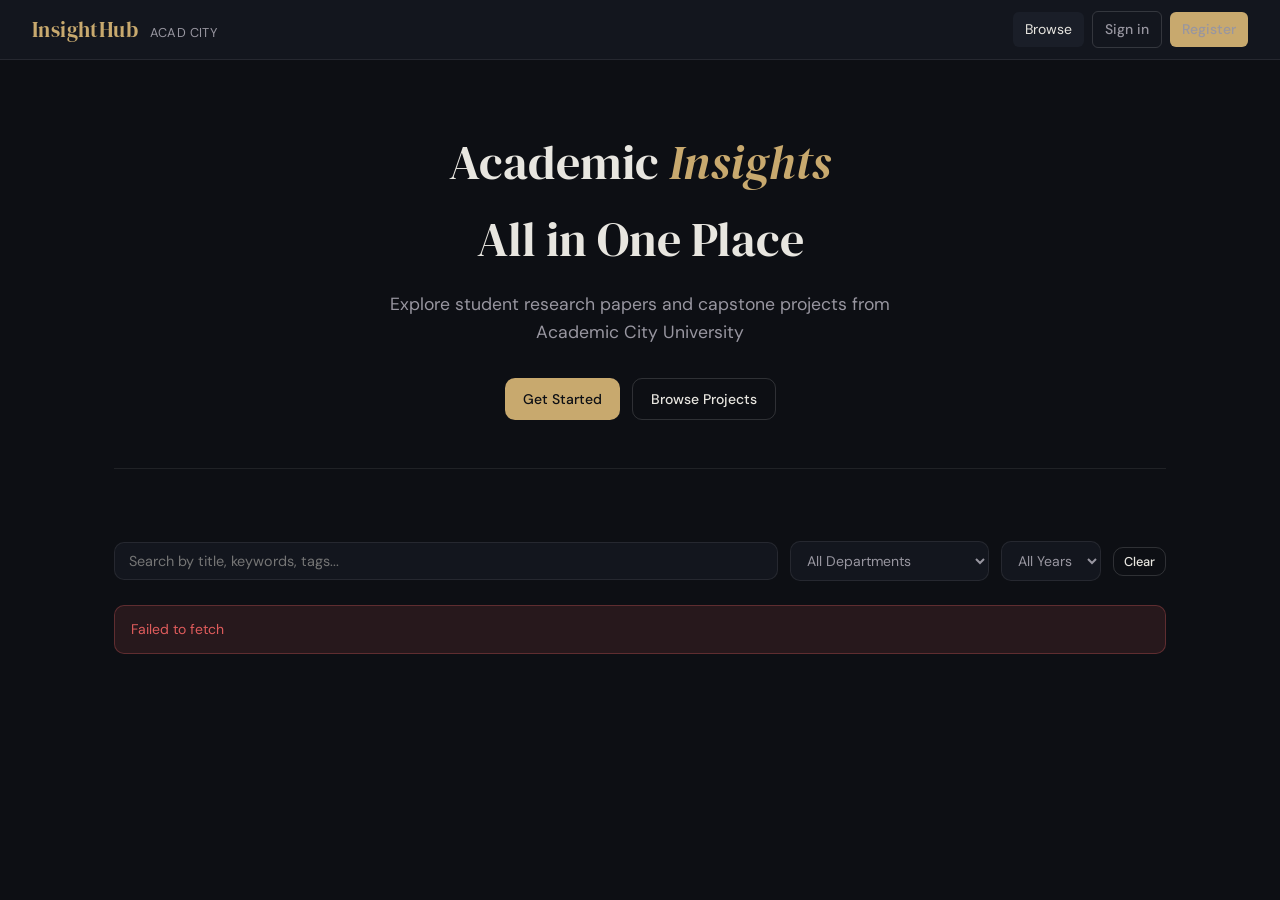
<file: index.html>
<!DOCTYPE html>
<html lang="en">
<head>
  <meta charset="UTF-8">
  <meta name="viewport" content="width=device-width, initial-scale=1.0">
  <title>InsightHub — Academic Research Repository</title>
  <link rel="stylesheet" href="css/style.css">
  <style>
    .hero {
      padding: 4rem 0 3rem;
      text-align: center;
      border-bottom: 1px solid var(--border);
      margin-bottom: 2.5rem;
    }
    .hero h1 { font-size: 3rem; margin-bottom: 0.75rem; }
    .hero h1 em { color: var(--accent); font-style: italic; }
    .hero p { color: var(--text2); font-size: 1.1rem; max-width: 500px; margin: 0 auto 2rem; }
    .hero-actions { display: flex; gap: 0.75rem; justify-content: center; flex-wrap: wrap; }
    #projects-grid { display: grid; grid-template-columns: repeat(auto-fill, minmax(320px, 1fr)); gap: 1.25rem; }
    .filter-row { display: flex; gap: 0.75rem; flex-wrap: wrap; margin-bottom: 1rem; }
    .results-count { font-size: 0.85rem; color: var(--text3); margin-bottom: 1rem; }
  </style>
</head>
<body>
  <nav id="main-nav"></nav>

  <div class="container">
    <div class="hero">
      <h1>Academic <em>Insights</em><br>All in One Place</h1>
      <p>Explore student research papers and capstone projects from Academic City University</p>
      <div class="hero-actions">
        <a href="register.html" class="btn btn-primary" id="hero-cta">Get Started</a>
        <a href="#projects" class="btn btn-outline">Browse Projects</a>
      </div>
    </div>

    <section id="projects">
      <div class="search-bar">
        <input type="text" id="search-input" placeholder="Search by title, keywords, tags..." />
        <select id="dept-filter">
          <option value="">All Departments</option>
          <option>Computer Science</option>
          <option>Information Technology</option>
          <option>Business Administration</option>
          <option>Engineering</option>
          <option>Mathematics</option>
          <option>Other</option>
        </select>
        <select id="year-filter">
          <option value="">All Years</option>
          <option>2025</option><option>2024</option><option>2023</option>
          <option>2022</option><option>2021</option><option>2020</option>
        </select>
        <button class="btn btn-outline btn-sm" onclick="clearFilters()">Clear</button>
      </div>

      <p class="results-count" id="results-count"></p>

      <div id="projects-grid">
        <div class="loading"><div class="spinner"></div></div>
      </div>
    </section>
  </div>

  <div id="toast"></div>
  <script src="js/api.js"></script>
  <script>
    renderNav('home');

    // hide hero CTA if already logged in
    if (isLoggedIn()) {
      document.getElementById('hero-cta').textContent = 'Submit a Project';
      document.getElementById('hero-cta').href = 'submit.html';
    }

    let debounceTimer;
    document.getElementById('search-input').addEventListener('input', () => {
      clearTimeout(debounceTimer);
      debounceTimer = setTimeout(loadProjects, 400);
    });
    document.getElementById('dept-filter').addEventListener('change', loadProjects);
    document.getElementById('year-filter').addEventListener('change', loadProjects);

    function clearFilters() {
      document.getElementById('search-input').value = '';
      document.getElementById('dept-filter').value = '';
      document.getElementById('year-filter').value = '';
      loadProjects();
    }

    async function loadProjects() {
      const search = document.getElementById('search-input').value.trim();
      const department = document.getElementById('dept-filter').value;
      const year = document.getElementById('year-filter').value;

      const params = new URLSearchParams();
      if (search) params.set('search', search);
      if (department) params.set('department', department);
      if (year) params.set('year', year);

      const grid = document.getElementById('projects-grid');
      grid.innerHTML = '<div class="loading"><div class="spinner"></div></div>';

      try {
        const projects = await apiFetch(`/projects?${params}`);
        document.getElementById('results-count').textContent =
          `${projects.length} project${projects.length !== 1 ? 's' : ''} found`;

        if (projects.length === 0) {
          grid.innerHTML = `
            <div class="empty-state" style="grid-column:1/-1">
              <div class="icon">📚</div>
              <p>No projects found. Try adjusting your search.</p>
            </div>`;
          return;
        }

        grid.innerHTML = projects.map(p => `
          <div class="project-card" onclick="window.location.href='project.html?id=${p.id}'">
            <div class="meta">
              <span>${p.department || 'General'}</span>
              <span>${p.year || ''}</span>
              <span>${timeAgo(p.created_at)}</span>
            </div>
            <h3>${p.title}</h3>
            <p class="abstract">${p.abstract || 'No description available.'}</p>
            <div class="tags">
              ${renderTags(p.tags)}
              ${renderTags(p.technologies)}
            </div>
            <div style="margin-top:0.75rem;display:flex;justify-content:space-between;align-items:center">
              <span style="font-size:0.8rem;color:var(--text3)">by ${p.author_name || p.student_name || 'Unknown'}</span>
              <span style="font-size:0.8rem;color:var(--text3)">💬 ${p.comment_count} &nbsp; 🔖 ${p.bookmark_count}</span>
            </div>
          </div>
        `).join('');
      } catch (err) {
        grid.innerHTML = `<div class="alert alert-error" style="grid-column:1/-1">${err.message}</div>`;
      }
    }

    loadProjects();
  </script>
</body>
</html>
</file>
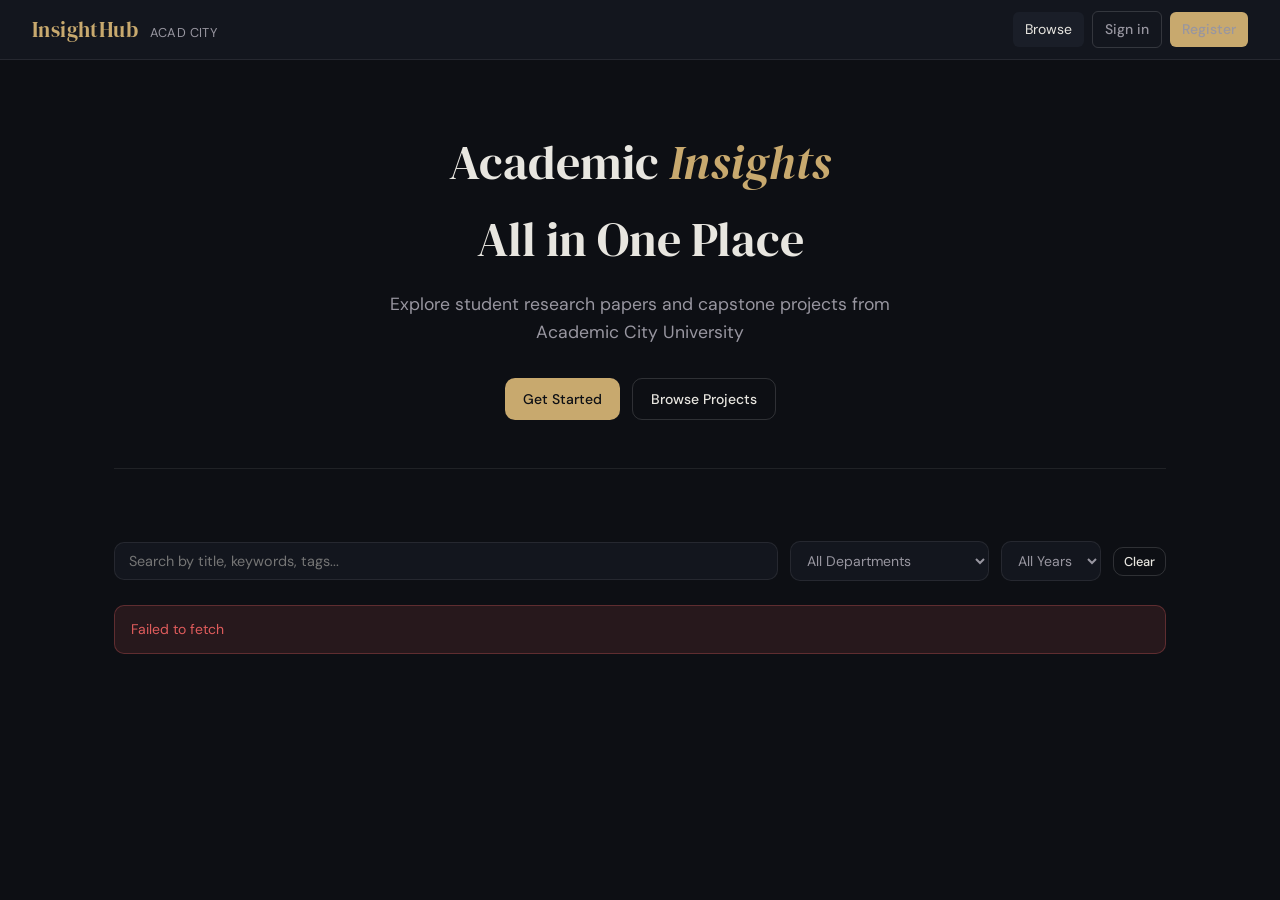
<file: admin.html>
<!DOCTYPE html>
<html lang="en">
<head>
  <meta charset="UTF-8">
  <meta name="viewport" content="width=device-width, initial-scale=1.0">
  <title>Admin Dashboard — InsightHub</title>
  <link rel="stylesheet" href="css/style.css">
  <style>
    .admin-layout { display: grid; grid-template-columns: 220px 1fr; gap: 2rem; padding: 2rem 0; align-items: start; }
    @media(max-width:768px){ .admin-layout { grid-template-columns: 1fr; } }
    .sidebar-nav { background: var(--bg2); border: 1px solid var(--border); border-radius: var(--radius-lg); overflow: hidden; position: sticky; top: 80px; }
    .sidebar-nav a {
      display: block; padding: 12px 16px; font-size: 0.875rem; color: var(--text2);
      border-bottom: 1px solid var(--border); transition: all 0.15s; text-decoration: none;
    }
    .sidebar-nav a:last-child { border-bottom: none; }
    .sidebar-nav a:hover { color: var(--text); background: var(--bg3); }
    .sidebar-nav a.active { color: var(--accent); background: var(--accent-dim); }
    .panel { display: none; }
    .panel.active { display: block; }
    .panel-title { font-size: 1.4rem; margin-bottom: 1.5rem; }
    .stats-grid { display: grid; grid-template-columns: repeat(auto-fill, minmax(140px, 1fr)); gap: 1rem; margin-bottom: 2rem; }
    .action-row { display: flex; gap: 0.5rem; flex-wrap: wrap; }
    .project-row-title { font-weight: 500; font-size: 0.9rem; color: var(--text); }
    .project-row-meta  { font-size: 0.78rem; color: var(--text3); margin-top: 2px; }
    .filter-tabs { display: flex; gap: 0.5rem; margin-bottom: 1.5rem; flex-wrap: wrap; }
    .filter-tab {
      padding: 5px 14px; border-radius: 20px; font-size: 0.8rem; cursor: pointer; border: 1px solid var(--border);
      background: transparent; color: var(--text2); font-family: 'DM Sans', sans-serif; transition: all 0.15s;
    }
    .filter-tab.active { background: var(--accent); color: #0d0f14; border-color: var(--accent); }
  </style>
</head>
<body>
  <nav id="main-nav"></nav>

  <div class="container">
    <div class="admin-layout">
      <div class="sidebar-nav">
        <a href="#" class="active" onclick="showPanel('overview', this)">📊 Overview</a>
        <a href="#" onclick="showPanel('pending', this)">⏳ Pending Review</a>
        <a href="#" onclick="showPanel('all', this)">📁 All Projects</a>
        <a href="#" onclick="showPanel('users', this)">👥 Users</a>
      </div>

      <div class="main-col">
        <!-- OVERVIEW PANEL -->
        <div class="panel active" id="panel-overview">
          <h2 class="panel-title">Platform Overview</h2>
          <div class="stats-grid" id="stats-grid">
            <div class="loading"><div class="spinner"></div></div>
          </div>
        </div>

        <!-- PENDING PANEL -->
        <div class="panel" id="panel-pending">
          <h2 class="panel-title">Pending Review</h2>
          <div id="pending-list"><div class="loading"><div class="spinner"></div></div></div>
        </div>

        <!-- ALL PROJECTS PANEL -->
        <div class="panel" id="panel-all">
          <h2 class="panel-title">All Projects</h2>
          <div class="filter-tabs">
            <button class="filter-tab active" onclick="filterProjects('', this)">All</button>
            <button class="filter-tab" onclick="filterProjects('approved', this)">Approved</button>
            <button class="filter-tab" onclick="filterProjects('pending', this)">Pending</button>
            <button class="filter-tab" onclick="filterProjects('rejected', this)">Rejected</button>
          </div>
          <div id="all-list"><div class="loading"><div class="spinner"></div></div></div>
        </div>

        <!-- USERS PANEL -->
        <div class="panel" id="panel-users">
          <h2 class="panel-title">Registered Users</h2>
          <div id="users-list"><div class="loading"><div class="spinner"></div></div></div>
        </div>
      </div>
    </div>
  </div>

  <!-- Edit Modal -->
  <div id="edit-modal" style="display:none;position:fixed;inset:0;background:rgba(0,0,0,0.7);z-index:200;align-items:center;justify-content:center">
    <div style="background:var(--bg2);border:1px solid var(--border);border-radius:var(--radius-lg);padding:2rem;width:100%;max-width:560px;margin:1rem;max-height:90vh;overflow-y:auto">
      <h3 style="margin-bottom:1.5rem">Edit Project</h3>
      <input type="hidden" id="edit-id"/>
      <div class="form-group"><label>Title</label><input type="text" id="edit-title"/></div>
      <div class="form-group"><label>Abstract</label><textarea id="edit-abstract" rows="4"></textarea></div>
      <div class="form-row">
        <div class="form-group"><label>Department</label><input type="text" id="edit-dept"/></div>
        <div class="form-group"><label>Year</label><input type="number" id="edit-year"/></div>
      </div>
      <div class="form-group"><label>Tags</label><input type="text" id="edit-tags"/></div>
      <div class="form-group"><label>Technologies</label><input type="text" id="edit-tech"/></div>
      <div style="display:flex;gap:0.75rem;margin-top:1rem">
        <button class="btn btn-primary" onclick="saveEdit()">Save changes</button>
        <button class="btn btn-ghost" onclick="closeModal()">Cancel</button>
      </div>
    </div>
  </div>

  <div id="toast"></div>
  <script src="js/api.js"></script>
  <script>
    renderNav('admin');
    if (!requireAdmin()) { /* redirects */ }

    let currentAllFilter = '';

    function showPanel(name, el) {
      document.querySelectorAll('.panel').forEach(p => p.classList.remove('active'));
      document.querySelectorAll('.sidebar-nav a').forEach(a => a.classList.remove('active'));
      document.getElementById('panel-' + name).classList.add('active');
      el.classList.add('active');

      if (name === 'overview')  loadStats();
      if (name === 'pending')   loadProjects('pending', 'pending-list');
      if (name === 'all')       loadProjects(currentAllFilter, 'all-list');
      if (name === 'users')     loadUsers();
    }

    function filterProjects(status, btn) {
      document.querySelectorAll('.filter-tab').forEach(b => b.classList.remove('active'));
      btn.classList.add('active');
      currentAllFilter = status;
      loadProjects(status, 'all-list');
    }

    async function loadStats() {
      try {
        const s = await apiFetch('/admin/stats');
        document.getElementById('stats-grid').innerHTML = `
          ${statCard(s.total_users, 'Users')}
          ${statCard(s.total_projects, 'Total projects')}
          ${statCard(s.pending_projects, 'Pending', 'accent')}
          ${statCard(s.approved_projects, 'Approved', 'green')}
          ${statCard(s.rejected_projects, 'Rejected', 'red')}
          ${statCard(s.total_comments, 'Comments')}
          ${statCard(s.total_bookmarks, 'Bookmarks')}
        `;
      } catch(err) {
        document.getElementById('stats-grid').innerHTML = `<p style="color:var(--red)">${err.message}</p>`;
      }
    }

    function statCard(num, label, color) {
      const colorMap = { accent: 'var(--accent)', green: 'var(--green)', red: 'var(--red)' };
      const c = colorMap[color] || 'var(--accent)';
      return `
        <div class="stat-card">
          <div class="number" style="color:${c}">${num}</div>
          <div class="label">${label}</div>
        </div>`;
    }

    async function loadProjects(status, containerId) {
      const el = document.getElementById(containerId);
      el.innerHTML = '<div class="loading"><div class="spinner"></div></div>';
      try {
        const qs = status ? `?status=${status}` : '';
        const projects = await apiFetch(`/admin/projects${qs}`);

        if (projects.length === 0) {
          el.innerHTML = '<div class="empty-state"><p>No projects found.</p></div>';
          return;
        }

        el.innerHTML = `
          <div class="card" style="padding:0;overflow:hidden">
            ${projects.map(p => `
              <div style="padding:1rem 1.25rem;border-bottom:1px solid var(--border)">
                <div style="display:flex;justify-content:space-between;align-items:start;gap:1rem;flex-wrap:wrap">
                  <div>
                    <div class="project-row-title">${p.title}</div>
                    <div class="project-row-meta">
                      ${p.author_name} · ${p.department || 'No dept'} · ${p.year || ''} · ${timeAgo(p.created_at)}
                    </div>
                    <div style="margin-top:6px">
                      <span class="tag ${statusClass(p.status)}">${p.status}</span>
                    </div>
                  </div>
                  <div class="action-row">
                    ${p.status !== 'approved'  ? `<button class="btn btn-success btn-sm" onclick="setStatus(${p.id},'approved')">Approve</button>` : ''}
                    ${p.status !== 'rejected'  ? `<button class="btn btn-danger btn-sm" onclick="setStatus(${p.id},'rejected')">Reject</button>` : ''}
                    <button class="btn btn-outline btn-sm" onclick="openEdit(${p.id},'${escape(p.title)}','${escape(p.abstract)}','${escape(p.department||'')}','${p.year||''}','${escape(p.tags||'')}','${escape(p.technologies||'')}')">Edit</button>
                    <button class="btn btn-ghost btn-sm" onclick="deleteProject(${p.id})">Delete</button>
                  </div>
                </div>
              </div>
            `).join('')}
          </div>`;
      } catch(err) {
        el.innerHTML = `<div class="alert alert-error">${err.message}</div>`;
      }
    }

    function statusClass(s) {
      return s === 'approved' ? 'tag-green' : s === 'rejected' ? 'tag-red' : 'tag-accent';
    }

    async function setStatus(id, status) {
      try {
        await apiFetch(`/admin/projects/${id}`, { method: 'PATCH', body: JSON.stringify({ status }) });
        showToast(`Project ${status}!`, 'success');
        loadProjects('pending', 'pending-list');
        loadProjects(currentAllFilter, 'all-list');
        loadStats();
      } catch(err) {
        showToast(err.message, 'error');
      }
    }

    async function deleteProject(id) {
      if (!confirm('Are you sure you want to delete this project? This cannot be undone.')) return;
      try {
        await apiFetch(`/admin/projects/${id}`, { method: 'DELETE' });
        showToast('Project deleted.', 'success');
        loadProjects(currentAllFilter, 'all-list');
        loadProjects('pending', 'pending-list');
        loadStats();
      } catch(err) {
        showToast(err.message, 'error');
      }
    }

    function openEdit(id, title, abstract, dept, year, tags, tech) {
      document.getElementById('edit-id').value = id;
      document.getElementById('edit-title').value = unescape(title);
      document.getElementById('edit-abstract').value = unescape(abstract);
      document.getElementById('edit-dept').value = unescape(dept);
      document.getElementById('edit-year').value = year;
      document.getElementById('edit-tags').value = unescape(tags);
      document.getElementById('edit-tech').value = unescape(tech);
      document.getElementById('edit-modal').style.display = 'flex';
    }

    function closeModal() {
      document.getElementById('edit-modal').style.display = 'none';
    }

    async function saveEdit() {
      const id = document.getElementById('edit-id').value;
      const payload = {
        title:        document.getElementById('edit-title').value.trim(),
        abstract:     document.getElementById('edit-abstract').value.trim(),
        department:   document.getElementById('edit-dept').value.trim(),
        year:         document.getElementById('edit-year').value,
        tags:         document.getElementById('edit-tags').value.trim(),
        technologies: document.getElementById('edit-tech').value.trim()
      };
      try {
        await apiFetch(`/admin/projects/${id}`, { method: 'PATCH', body: JSON.stringify(payload) });
        showToast('Project updated!', 'success');
        closeModal();
        loadProjects(currentAllFilter, 'all-list');
        loadProjects('pending', 'pending-list');
      } catch(err) {
        showToast(err.message, 'error');
      }
    }

    async function loadUsers() {
      const el = document.getElementById('users-list');
      try {
        const users = await apiFetch('/admin/users');
        el.innerHTML = `
          <div class="table-wrap">
            <table>
              <thead>
                <tr><th>Name</th><th>Email</th><th>Role</th><th>Joined</th></tr>
              </thead>
              <tbody>
                ${users.map(u => `
                  <tr>
                    <td>${u.name}</td>
                    <td style="color:var(--text2)">${u.email}</td>
                    <td><span class="tag ${u.role === 'admin' ? 'tag-accent' : ''}">${u.role}</span></td>
                    <td style="color:var(--text3)">${timeAgo(u.created_at)}</td>
                  </tr>
                `).join('')}
              </tbody>
            </table>
          </div>`;
      } catch(err) {
        el.innerHTML = `<div class="alert alert-error">${err.message}</div>`;
      }
    }

    // Load overview on start
    loadStats();
  </script>
</body>
</html>
</file>
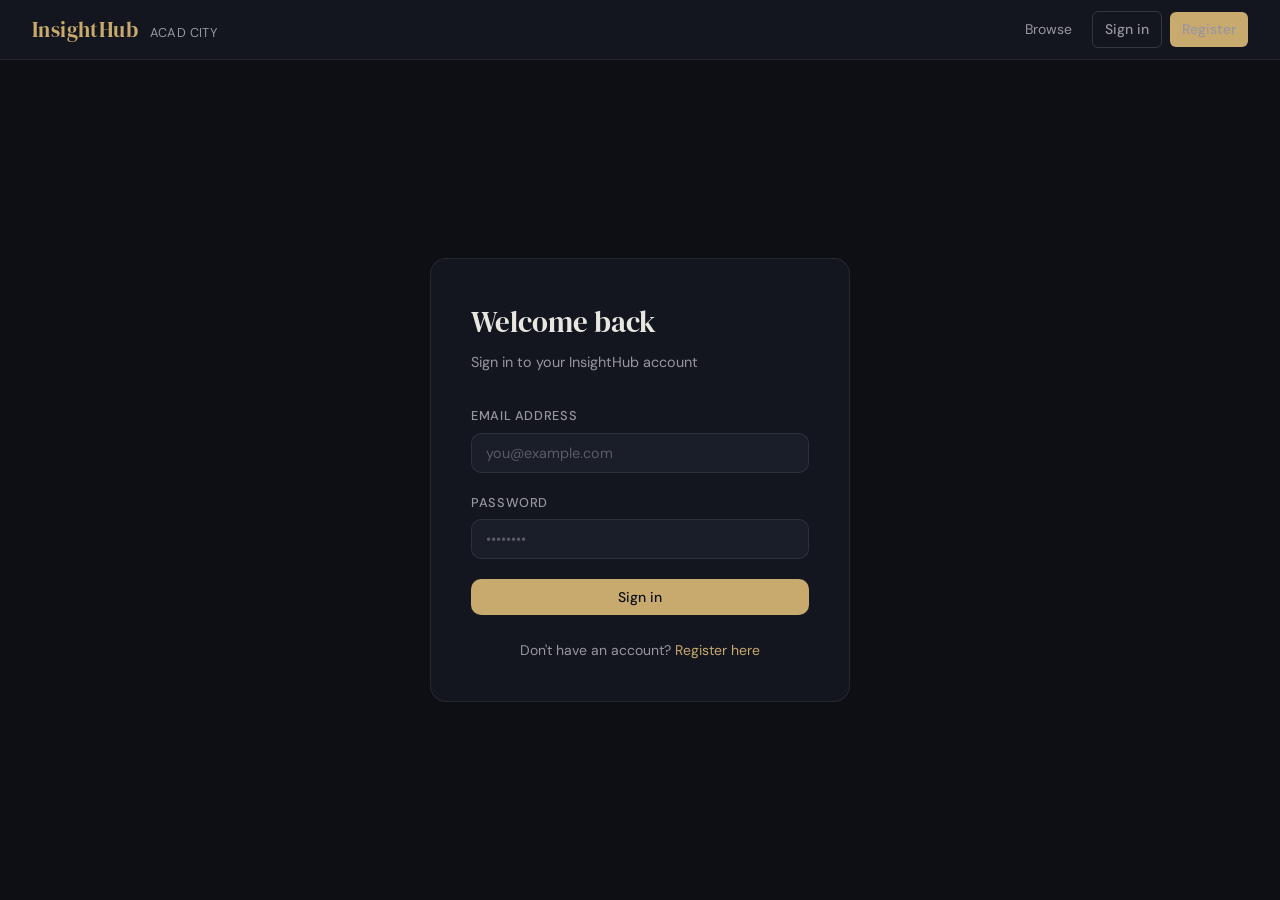
<file: bookmarks.html>
<!DOCTYPE html>
<html lang="en">
<head>
  <meta charset="UTF-8">
  <meta name="viewport" content="width=device-width, initial-scale=1.0">
  <title>Saved Projects — InsightHub</title>
  <link rel="stylesheet" href="css/style.css">
  <style>
    #bookmarks-grid { display: grid; grid-template-columns: repeat(auto-fill, minmax(320px, 1fr)); gap: 1.25rem; }
  </style>
</head>
<body>
  <nav id="main-nav"></nav>

  <div class="container">
    <div class="page-header">
      <h1>Saved Projects</h1>
      <p>Projects you've bookmarked for later</p>
    </div>
    <div id="bookmarks-grid">
      <div class="loading"><div class="spinner"></div></div>
    </div>
  </div>

  <div id="toast"></div>
  <script src="js/api.js"></script>
  <script>
    renderNav('bookmarks');
    if (!requireAuth()) { /* redirects */ }

    async function loadBookmarks() {
      const grid = document.getElementById('bookmarks-grid');
      try {
        const bookmarks = await apiFetch('/bookmarks');

        if (bookmarks.length === 0) {
          grid.innerHTML = `
            <div class="empty-state" style="grid-column:1/-1">
              <div class="icon">🔖</div>
              <p>No saved projects yet. Browse projects and click Save to bookmark them.</p>
              <a href="index.html" class="btn btn-outline" style="margin-top:1rem">Browse projects</a>
            </div>`;
          return;
        }

        grid.innerHTML = bookmarks.map(p => `
          <div class="project-card" onclick="window.location.href='project.html?id=${p.id}'">
            <div class="meta">
              <span>${p.department || 'General'}</span>
              <span>${p.year || ''}</span>
              <span>Saved ${timeAgo(p.bookmarked_at)}</span>
            </div>
            <h3>${p.title}</h3>
            <p class="abstract">${p.abstract || ''}</p>
            <div class="tags" style="margin-top:0.75rem">${renderTags(p.tags)}</div>
            <p style="font-size:0.8rem;color:var(--text3);margin-top:0.5rem">by ${p.author_name || 'Unknown'}</p>
          </div>
        `).join('');
      } catch (err) {
        grid.innerHTML = `<div class="alert alert-error">${err.message}</div>`;
      }
    }

    loadBookmarks();
  </script>
</body>
</html>
</file>
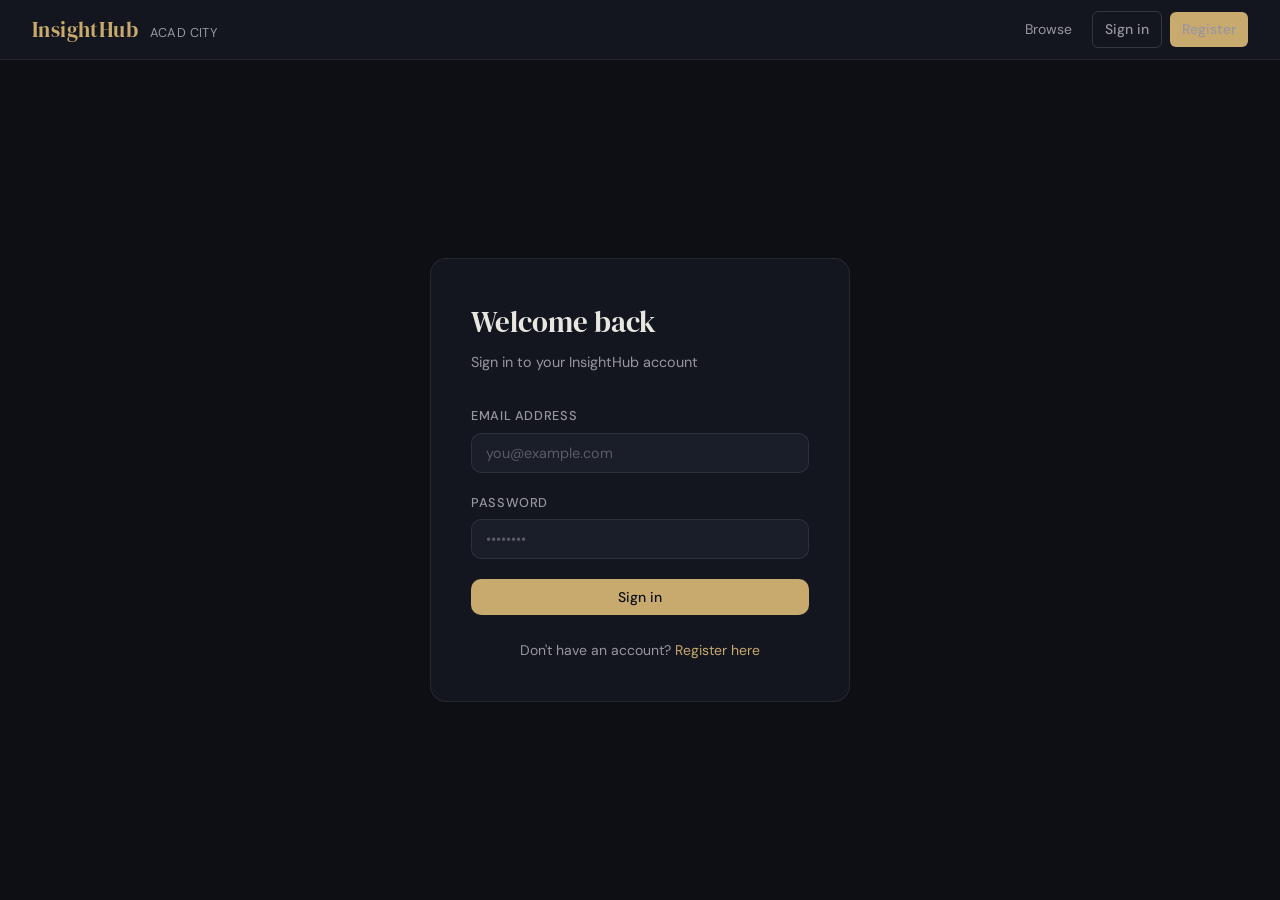
<file: login.html>
<!DOCTYPE html>
<html lang="en">
<head>
  <meta charset="UTF-8">
  <meta name="viewport" content="width=device-width, initial-scale=1.0">
  <title>Sign In — InsightHub</title>
  <link rel="stylesheet" href="css/style.css">
  <style>
    body { display: flex; flex-direction: column; }
    .auth-wrap {
      flex: 1;
      display: flex;
      align-items: center;
      justify-content: center;
      padding: 3rem 1rem;
    }
    .auth-card {
      width: 100%;
      max-width: 420px;
      background: var(--bg2);
      border: 1px solid var(--border);
      border-radius: var(--radius-lg);
      padding: 2.5rem;
    }
    .auth-card h2 { font-size: 1.8rem; margin-bottom: 0.4rem; }
    .auth-card p { color: var(--text2); font-size: 0.9rem; margin-bottom: 2rem; }
    .auth-footer { text-align: center; margin-top: 1.5rem; font-size: 0.875rem; color: var(--text2); }
    .auth-footer a { color: var(--accent); }
  </style>
</head>
<body>
  <nav id="main-nav"></nav>

  <div class="auth-wrap">
    <div class="auth-card">
      <h2>Welcome back</h2>
      <p>Sign in to your InsightHub account</p>

      <div id="error-msg" class="alert alert-error hidden"></div>

      <div class="form-group">
        <label>Email address</label>
        <input type="email" id="email" placeholder="you@example.com" autocomplete="email" />
      </div>
      <div class="form-group">
        <label>Password</label>
        <input type="password" id="password" placeholder="••••••••" autocomplete="current-password" />
      </div>

      <button class="btn btn-primary" style="width:100%;justify-content:center" id="login-btn" onclick="doLogin()">
        Sign in
      </button>

      <div class="auth-footer">
        Don't have an account? <a href="register.html">Register here</a>
      </div>
    </div>
  </div>

  <div id="toast"></div>
  <script src="js/api.js"></script>
  <script>
    renderNav('');

    // Redirect if already logged in
    if (isLoggedIn()) window.location.href = 'index.html';

    document.getElementById('password').addEventListener('keydown', e => {
      if (e.key === 'Enter') doLogin();
    });

    async function doLogin() {
      const email    = document.getElementById('email').value.trim();
      const password = document.getElementById('password').value;
      const errEl    = document.getElementById('error-msg');
      const btn      = document.getElementById('login-btn');

      errEl.classList.add('hidden');

      if (!email || !password) {
        errEl.textContent = 'Please fill in all fields.';
        errEl.classList.remove('hidden');
        return;
      }

      btn.textContent = 'Signing in…';
      btn.disabled = true;

      try {
        const data = await apiFetch('/auth/login', {
          method: 'POST',
          body: JSON.stringify({ email, password })
        });

        setAuth(data.token, data.user);
        showToast('Welcome back, ' + data.user.name.split(' ')[0] + '!', 'success');

        setTimeout(() => {
          window.location.href = data.user.role === 'admin' ? 'admin.html' : 'index.html';
        }, 600);
      } catch (err) {
        errEl.textContent = err.message;
        errEl.classList.remove('hidden');
        btn.textContent = 'Sign in';
        btn.disabled = false;
      }
    }
  </script>
</body>
</html>
</file>
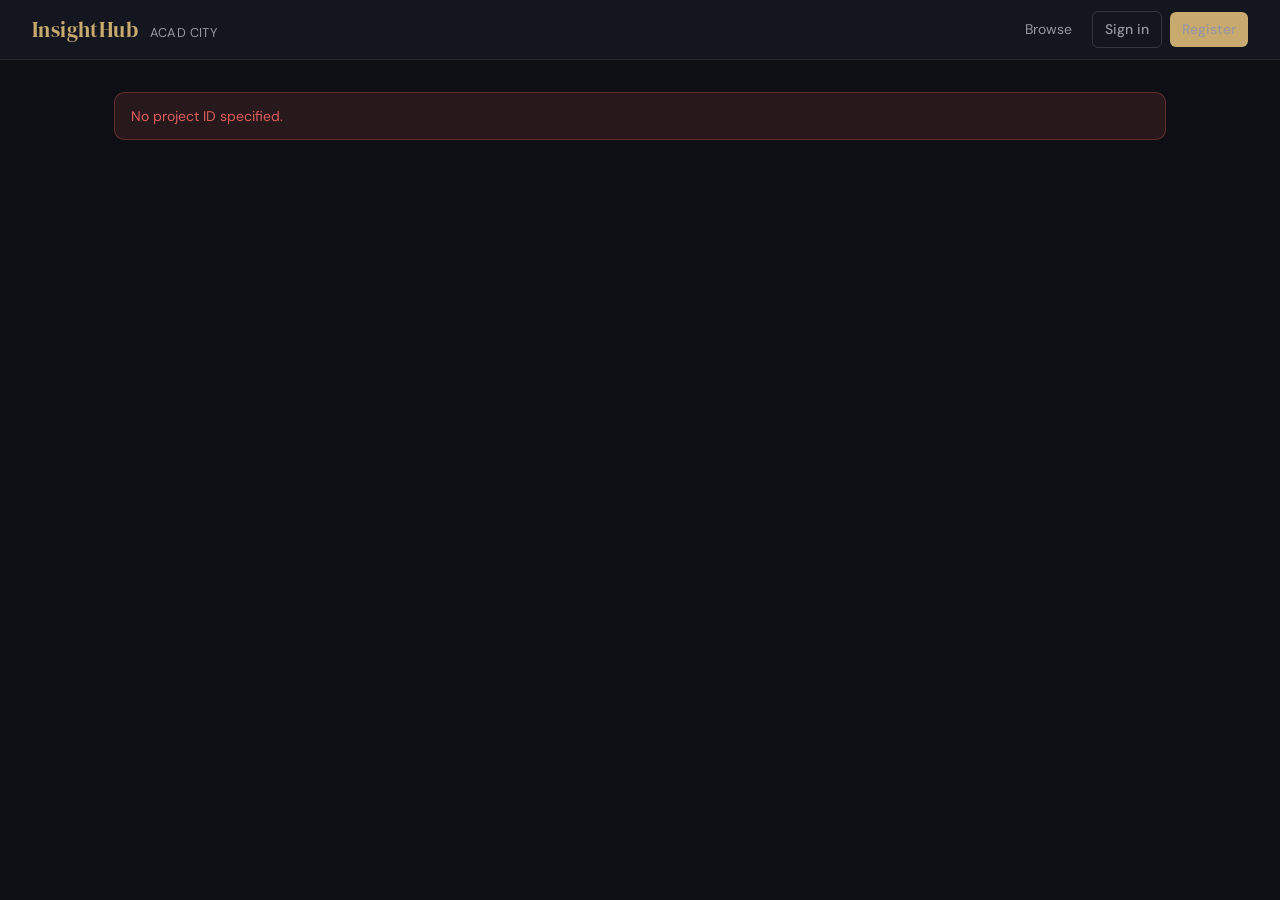
<file: project.html>
<!DOCTYPE html>
<html lang="en">
<head>
  <meta charset="UTF-8">
  <meta name="viewport" content="width=device-width, initial-scale=1.0">
  <title>Project — InsightHub</title>
  <link rel="stylesheet" href="css/style.css">
  <style>
    .project-layout {
      display: grid;
      grid-template-columns: 1fr 300px;
      gap: 2rem;
      padding: 2.5rem 0;
      align-items: start;
    }
    @media(max-width:768px){
      .project-layout { grid-template-columns: 1fr; }
    }
    .project-title { font-size: 2.2rem; margin-bottom: 1rem; line-height: 1.2; }
    .project-meta { display: flex; flex-wrap: wrap; gap: 1rem; color: var(--text2); font-size: 0.875rem; margin-bottom: 1.5rem; }
    .project-meta span { display: flex; align-items: center; gap: 4px; }
    .abstract-section h3 { font-family: 'DM Sans', sans-serif; font-size: 0.75rem; text-transform: uppercase; letter-spacing: 0.08em; color: var(--accent); margin-bottom: 0.75rem; }
    .abstract-text { color: var(--text2); line-height: 1.8; margin-bottom: 2rem; white-space: pre-wrap; }
    .sidebar-card { background: var(--bg2); border: 1px solid var(--border); border-radius: var(--radius-lg); padding: 1.5rem; margin-bottom: 1rem; }
    .sidebar-card h4 { font-family: 'DM Sans', sans-serif; font-size: 0.75rem; text-transform: uppercase; letter-spacing: 0.08em; color: var(--accent); margin-bottom: 1rem; }
    .sidebar-row { display: flex; justify-content: space-between; padding: 6px 0; border-bottom: 1px solid var(--border); font-size: 0.85rem; }
    .sidebar-row:last-child { border-bottom: none; }
    .sidebar-row .key { color: var(--text2); }
    .sidebar-row .val { color: var(--text); text-align: right; max-width: 160px; word-break: break-word; }
    .comment { padding: 1rem 0; border-bottom: 1px solid var(--border); }
    .comment:last-child { border-bottom: none; }
    .comment .commenter { font-weight: 500; font-size: 0.875rem; margin-bottom: 4px; }
    .comment .time { font-size: 0.75rem; color: var(--text3); margin-left: 8px; }
    .comment p { color: var(--text2); font-size: 0.9rem; line-height: 1.6; }
    .comment-form textarea { width: 100%; min-height: 80px; }
    #bookmark-btn.bookmarked { background: var(--accent-dim); color: var(--accent); border-color: rgba(200,169,110,0.3); }
  </style>
</head>
<body>
  <nav id="main-nav"></nav>

  <div class="container">
    <div id="project-content">
      <div class="loading"><div class="spinner"></div></div>
    </div>
  </div>

  <div id="toast"></div>
  <script src="js/api.js"></script>
  <script>
    renderNav('');

    const params = new URLSearchParams(window.location.search);
    const projectId = params.get('id');

    if (!projectId) {
      document.getElementById('project-content').innerHTML =
        '<div class="alert alert-error" style="margin:2rem 0">No project ID specified.</div>';
    } else {
      loadProject();
    }

    let currentProject = null;

    async function loadProject() {
      try {
        const p = await apiFetch(`/projects/${projectId}`);
        currentProject = p;
        renderProject(p);

        // Check bookmark status
        if (isLoggedIn()) {
          const bm = await apiFetch(`/bookmarks/check/${projectId}`);
          const btn = document.getElementById('bookmark-btn');
          if (btn && bm.bookmarked) {
            btn.classList.add('bookmarked');
            btn.textContent = '🔖 Saved';
          }
        }
      } catch (err) {
        document.getElementById('project-content').innerHTML =
          `<div class="alert alert-error" style="margin:2rem 0">${err.message}</div>`;
      }
    }

    function renderProject(p) {
      const loggedIn = isLoggedIn();
      const links = [];
      if (p.file_url) links.push(`<a href="${p.file_url}" target="_blank" class="btn btn-primary">📄 View PDF</a>`);
      if (p.demo_link) links.push(`<a href="${p.demo_link}" target="_blank" class="btn btn-outline">▶ Demo / Video</a>`);

      document.getElementById('project-content').innerHTML = `
        <div class="project-layout">
          <div class="main-col">
            <div style="margin-bottom:1rem">
              <a href="index.html" style="font-size:0.85rem;color:var(--text3)">← Back to projects</a>
            </div>
            <h1 class="project-title">${p.title}</h1>
            <div class="project-meta">
              <span>🏫 ${p.department || 'General'}</span>
              ${p.year ? `<span>📅 ${p.year}</span>` : ''}
              ${p.supervisor ? `<span>👤 Supervisor: ${p.supervisor}</span>` : ''}
              <span>🕐 ${timeAgo(p.created_at)}</span>
            </div>
            <div class="tags" style="margin-bottom:1.5rem">
              ${renderTags(p.tags)}
              ${renderTags(p.technologies)}
            </div>
            <div class="abstract-section">
              <h3>Abstract</h3>
              <p class="abstract-text">${p.abstract || 'No description provided.'}</p>
            </div>
            <div style="display:flex;gap:0.75rem;flex-wrap:wrap;margin-bottom:2rem">
              ${links.join('')}
              ${loggedIn ? `<button id="bookmark-btn" class="btn btn-outline" onclick="toggleBookmark()">🔖 Save</button>` : ''}
            </div>

            <!-- Comments -->
            <div>
              <h3 style="font-family:'DM Sans',sans-serif;font-size:1rem;font-weight:500;margin-bottom:1.25rem">
                Comments &amp; Feedback <span style="color:var(--text3);font-weight:400">(${p.comments.length})</span>
              </h3>

              ${loggedIn ? `
                <div class="comment-form" style="margin-bottom:1.5rem">
                  <div class="form-group">
                    <textarea id="comment-input" placeholder="Leave a comment or feedback on this project..."></textarea>
                  </div>
                  <button class="btn btn-primary btn-sm" onclick="postComment()">Post comment</button>
                </div>
              ` : `<p style="font-size:0.875rem;color:var(--text3);margin-bottom:1.5rem"><a href="login.html">Sign in</a> to leave a comment.</p>`}

              <div id="comments-list">
                ${p.comments.length === 0
                  ? '<p style="color:var(--text3);font-size:0.875rem">No comments yet. Be the first!</p>'
                  : p.comments.map(renderComment).join('')
                }
              </div>
            </div>
          </div>

          <div class="sidebar">
            <div class="sidebar-card">
              <h4>Project details</h4>
              ${row('Author', p.author_name || p.student_name || 'Unknown')}
              ${p.department ? row('Department', p.department) : ''}
              ${p.year ? row('Year', p.year) : ''}
              ${p.supervisor ? row('Supervisor', p.supervisor) : ''}
              ${row('Submitted', timeAgo(p.created_at))}
            </div>
            ${p.file_url ? `
              <div class="sidebar-card">
                <h4>Resources</h4>
                <a href="${p.file_url}" target="_blank" style="display:block;font-size:0.875rem;color:var(--accent);margin-bottom:0.5rem">📄 Full document →</a>
                ${p.demo_link ? `<a href="${p.demo_link}" target="_blank" style="display:block;font-size:0.875rem;color:var(--accent)">▶ Demo / Video →</a>` : ''}
              </div>
            ` : ''}
            <div class="sidebar-card">
              <h4>Stats</h4>
              ${row('Comments', p.comments.length)}
            </div>
          </div>
        </div>
      `;
    }

    function row(key, val) {
      return `<div class="sidebar-row"><span class="key">${key}</span><span class="val">${val}</span></div>`;
    }

    function renderComment(c) {
      return `
        <div class="comment">
          <div class="commenter">${c.commenter_name || 'Anonymous'} <span class="time">${timeAgo(c.created_at)}</span></div>
          <p>${c.content}</p>
        </div>
      `;
    }

    async function postComment() {
      if (!requireAuth()) return;
      const content = document.getElementById('comment-input').value.trim();
      if (!content) return showToast('Please write something first.', 'error');

      try {
        const comment = await apiFetch('/comments', {
          method: 'POST',
          body: JSON.stringify({ project_id: projectId, content })
        });

        document.getElementById('comment-input').value = '';
        const list = document.getElementById('comments-list');
        const noComment = list.querySelector('p');
        if (noComment) noComment.remove();
        list.insertAdjacentHTML('afterbegin', renderComment({ ...comment, commenter_name: getUser().name }));
        showToast('Comment posted!', 'success');
      } catch (err) {
        showToast(err.message, 'error');
      }
    }

    async function toggleBookmark() {
      if (!requireAuth()) return;
      const btn = document.getElementById('bookmark-btn');

      try {
        const result = await apiFetch('/bookmarks', {
          method: 'POST',
          body: JSON.stringify({ project_id: projectId })
        });

        if (result.bookmarked) {
          btn.classList.add('bookmarked');
          btn.textContent = '🔖 Saved';
          showToast('Project saved to bookmarks', 'success');
        } else {
          btn.classList.remove('bookmarked');
          btn.textContent = '🔖 Save';
          showToast('Bookmark removed', 'info');
        }
      } catch (err) {
        showToast(err.message, 'error');
      }
    }
  </script>
</body>
</html>
</file>
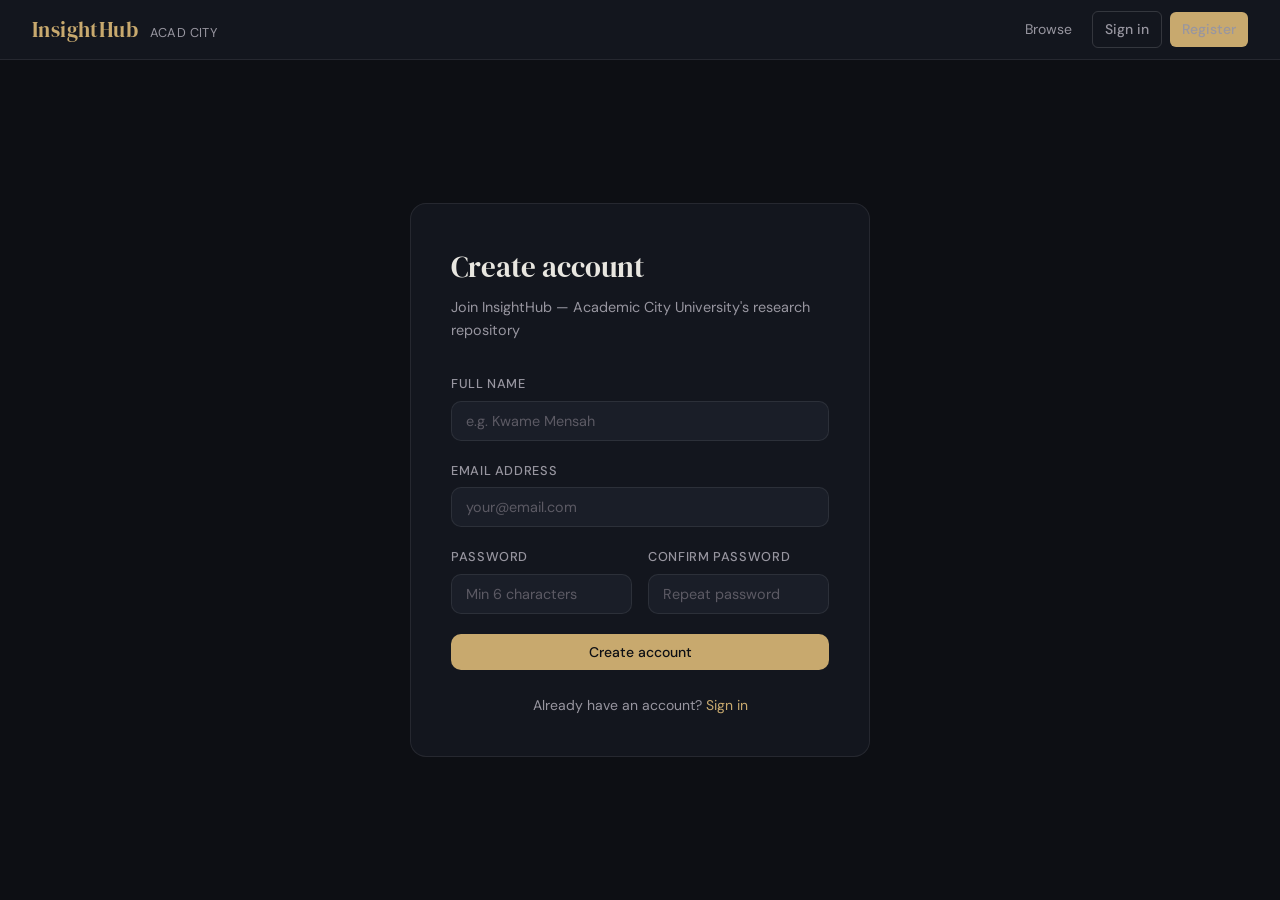
<file: register.html>
<!DOCTYPE html>
<html lang="en">
<head>
  <meta charset="UTF-8">
  <meta name="viewport" content="width=device-width, initial-scale=1.0">
  <title>Register — InsightHub</title>
  <link rel="stylesheet" href="css/style.css">
  <style>
    body { display: flex; flex-direction: column; }
    .auth-wrap {
      flex: 1;
      display: flex;
      align-items: center;
      justify-content: center;
      padding: 3rem 1rem;
    }
    .auth-card {
      width: 100%;
      max-width: 460px;
      background: var(--bg2);
      border: 1px solid var(--border);
      border-radius: var(--radius-lg);
      padding: 2.5rem;
    }
    .auth-card h2 { font-size: 1.8rem; margin-bottom: 0.4rem; }
    .auth-card p  { color: var(--text2); font-size: 0.9rem; margin-bottom: 2rem; }
    .auth-footer  { text-align: center; margin-top: 1.5rem; font-size: 0.875rem; color: var(--text2); }
    .auth-footer a { color: var(--accent); }
  </style>
</head>
<body>
  <nav id="main-nav"></nav>

  <div class="auth-wrap">
    <div class="auth-card">
      <h2>Create account</h2>
      <p>Join InsightHub — Academic City University's research repository</p>

      <div id="error-msg" class="alert alert-error hidden"></div>
      <div id="success-msg" class="alert alert-success hidden"></div>

      <div class="form-group">
        <label>Full name</label>
        <input type="text" id="name" placeholder="e.g. Kwame Mensah" autocomplete="name" />
      </div>
      <div class="form-group">
        <label>Email address</label>
        <input type="email" id="email" placeholder="your@email.com" autocomplete="email" />
      </div>
      <div class="form-row">
        <div class="form-group">
          <label>Password</label>
          <input type="password" id="password" placeholder="Min 6 characters" />
        </div>
        <div class="form-group">
          <label>Confirm password</label>
          <input type="password" id="confirm-password" placeholder="Repeat password" />
        </div>
      </div>

      <button class="btn btn-primary" style="width:100%;justify-content:center" id="reg-btn" onclick="doRegister()">
        Create account
      </button>

      <div class="auth-footer">
        Already have an account? <a href="login.html">Sign in</a>
      </div>
    </div>
  </div>

  <div id="toast"></div>
  <script src="js/api.js"></script>
  <script>
    renderNav('');
    if (isLoggedIn()) window.location.href = 'index.html';

    async function doRegister() {
      const name     = document.getElementById('name').value.trim();
      const email    = document.getElementById('email').value.trim();
      const password = document.getElementById('password').value;
      const confirm  = document.getElementById('confirm-password').value;
      const errEl    = document.getElementById('error-msg');
      const sucEl    = document.getElementById('success-msg');
      const btn      = document.getElementById('reg-btn');

      errEl.classList.add('hidden');
      sucEl.classList.add('hidden');

      if (!name || !email || !password) {
        errEl.textContent = 'Please fill in all fields.';
        return errEl.classList.remove('hidden');
      }
      if (password !== confirm) {
        errEl.textContent = 'Passwords do not match.';
        return errEl.classList.remove('hidden');
      }
      if (password.length < 6) {
        errEl.textContent = 'Password must be at least 6 characters.';
        return errEl.classList.remove('hidden');
      }

      btn.textContent = 'Creating account…';
      btn.disabled = true;

      try {
        const data = await apiFetch('/auth/register', {
          method: 'POST',
          body: JSON.stringify({ name, email, password })
        });

        setAuth(data.token, data.user);
        showToast('Account created! Welcome to InsightHub.', 'success');
        setTimeout(() => { window.location.href = 'index.html'; }, 800);
      } catch (err) {
        errEl.textContent = err.message;
        errEl.classList.remove('hidden');
        btn.textContent = 'Create account';
        btn.disabled = false;
      }
    }
  </script>
</body>
</html>
</file>
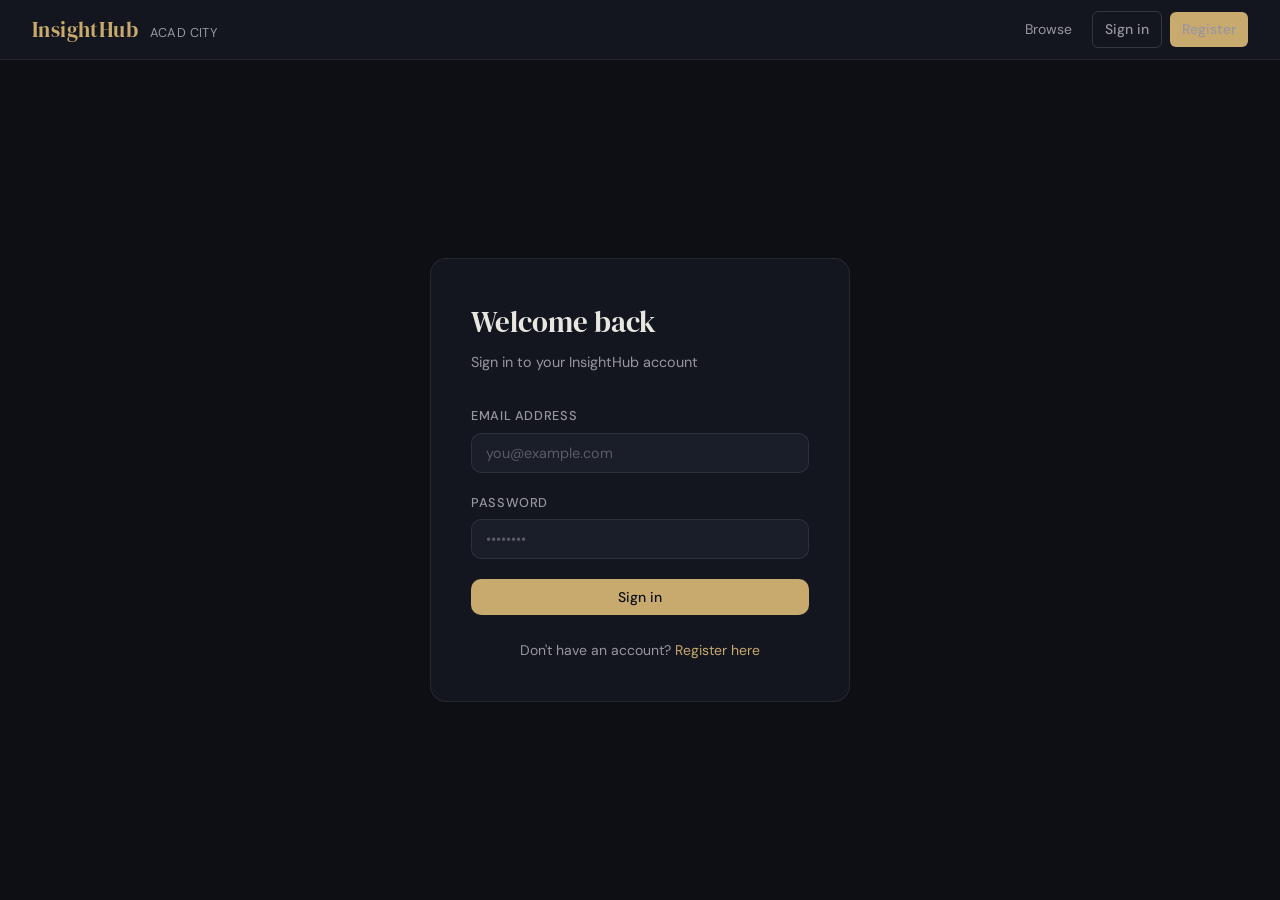
<file: submit.html>
<!DOCTYPE html>
<html lang="en">
<head>
  <meta charset="UTF-8">
  <meta name="viewport" content="width=device-width, initial-scale=1.0">
  <title>Submit Project — InsightHub</title>
  <link rel="stylesheet" href="css/style.css">
  <style>
    .submit-wrap { max-width: 700px; margin: 0 auto; padding: 2.5rem 1.5rem; }
    .submit-wrap h1 { font-size: 2rem; margin-bottom: 0.5rem; }
    .submit-wrap > p { color: var(--text2); margin-bottom: 2rem; }
    .form-card {
      background: var(--bg2);
      border: 1px solid var(--border);
      border-radius: var(--radius-lg);
      padding: 2rem;
    }
    .section-title {
      font-size: 0.75rem;
      text-transform: uppercase;
      letter-spacing: 0.08em;
      color: var(--accent);
      margin-bottom: 1rem;
      margin-top: 1.5rem;
      padding-bottom: 0.5rem;
      border-bottom: 1px solid var(--border);
    }
    .section-title:first-child { margin-top: 0; }
    .tip {
      font-size: 0.8rem;
      color: var(--text3);
      margin-top: 4px;
    }
  </style>
</head>
<body>
  <nav id="main-nav"></nav>

  <div class="submit-wrap">
    <h1>Submit a Project</h1>
    <p>Share your research paper or capstone project with the Academic City community.</p>

    <div id="error-msg" class="alert alert-error hidden"></div>
    <div id="success-msg" class="alert alert-success hidden"></div>

    <div class="form-card">
      <p class="section-title">Project information</p>

      <div class="form-group">
        <label>Project title *</label>
        <input type="text" id="title" placeholder="e.g. Predictive Analytics for Student Performance" />
      </div>

      <div class="form-group">
        <label>Your name (as it should appear)</label>
        <input type="text" id="student_name" placeholder="Full name" />
        <p class="tip">Leave blank to use your account name.</p>
      </div>

      <div class="form-group">
        <label>Abstract / Description *</label>
        <textarea id="abstract" rows="5" placeholder="Describe your project, its objectives, methodology, and findings..."></textarea>
      </div>

      <p class="section-title">Academic details</p>

      <div class="form-row">
        <div class="form-group">
          <label>Department *</label>
          <select id="department">
            <option value="">Select department</option>
            <option>Computer Science</option>
            <option>Information Technology</option>
            <option>Business Administration</option>
            <option>Engineering</option>
            <option>Mathematics</option>
            <option>Other</option>
          </select>
        </div>
        <div class="form-group">
          <label>Year of completion</label>
          <select id="year">
            <option value="">Select year</option>
            <option>2025</option><option>2024</option><option>2023</option>
            <option>2022</option><option>2021</option><option>2020</option>
          </select>
        </div>
      </div>

      <div class="form-group">
        <label>Supervisor name</label>
        <input type="text" id="supervisor" placeholder="e.g. Dr. Amara Kofi" />
      </div>

      <p class="section-title">Links and files</p>

      <div class="form-group">
        <label>PDF / Document link</label>
        <input type="url" id="file_url" placeholder="https://drive.google.com/... or any public link" />
        <p class="tip">Paste a Google Drive, Dropbox, or any direct PDF link.</p>
      </div>

      <div class="form-group">
        <label>Demo / Video link (optional)</label>
        <input type="url" id="demo_link" placeholder="https://youtube.com/..." />
      </div>

      <p class="section-title">Discoverability</p>

      <div class="form-group">
        <label>Tags (comma-separated)</label>
        <input type="text" id="tags" placeholder="e.g. machine learning, education, Ghana" />
        <p class="tip">Keywords that help others find your project.</p>
      </div>

      <div class="form-group">
        <label>Technologies used (comma-separated)</label>
        <input type="text" id="technologies" placeholder="e.g. Python, TensorFlow, React, PostgreSQL" />
      </div>

      <div style="margin-top:1.5rem">
        <button class="btn btn-primary" style="width:100%;justify-content:center" id="submit-btn" onclick="submitProject()">
          Submit for review
        </button>
        <p class="tip" style="text-align:center;margin-top:8px">Your project will be reviewed by an admin before going public.</p>
      </div>
    </div>
  </div>

  <div id="toast"></div>
  <script src="js/api.js"></script>
  <script>
    renderNav('submit');
    if (!requireAuth()) { /* redirects */ }

    // Pre-fill student name from account
    const user = getUser();
    if (user) document.getElementById('student_name').value = user.name;

    async function submitProject() {
      const errEl = document.getElementById('error-msg');
      const sucEl = document.getElementById('success-msg');
      const btn   = document.getElementById('submit-btn');

      errEl.classList.add('hidden');
      sucEl.classList.add('hidden');

      const title      = document.getElementById('title').value.trim();
      const abstract   = document.getElementById('abstract').value.trim();
      const department = document.getElementById('department').value;

      if (!title || !abstract || !department) {
        errEl.textContent = 'Title, abstract, and department are required.';
        return errEl.classList.remove('hidden');
      }

      const payload = {
        title,
        abstract,
        department,
        supervisor:    document.getElementById('supervisor').value.trim(),
        year:          document.getElementById('year').value || null,
        file_url:      document.getElementById('file_url').value.trim(),
        demo_link:     document.getElementById('demo_link').value.trim(),
        tags:          document.getElementById('tags').value.trim(),
        technologies:  document.getElementById('technologies').value.trim(),
        student_name:  document.getElementById('student_name').value.trim()
      };

      btn.textContent = 'Submitting…';
      btn.disabled = true;

      try {
        await apiFetch('/projects', { method: 'POST', body: JSON.stringify(payload) });

        sucEl.textContent = '✓ Project submitted successfully! It will appear publicly once an admin approves it.';
        sucEl.classList.remove('hidden');
        showToast('Project submitted for review!', 'success');

        // Reset form
        ['title','abstract','supervisor','file_url','demo_link','tags','technologies'].forEach(id => {
          document.getElementById(id).value = '';
        });
        document.getElementById('department').value = '';
        document.getElementById('year').value = '';

        btn.textContent = 'Submit another project';
        btn.disabled = false;
      } catch (err) {
        errEl.textContent = err.message;
        errEl.classList.remove('hidden');
        btn.textContent = 'Submit for review';
        btn.disabled = false;
      }
    }
  </script>
</body>
</html>
</file>
<file: css/style.css>
@import url('https://fonts.googleapis.com/css2?family=DM+Serif+Display:ital@0;1&family=DM+Sans:wght@300;400;500;600&display=swap');

:root {
  --bg: #0d0f14;
  --bg2: #13161e;
  --bg3: #1a1e28;
  --border: rgba(255,255,255,0.08);
  --border2: rgba(255,255,255,0.14);
  --text: #e8e6e0;
  --text2: #9896a0;
  --text3: #5c5a64;
  --accent: #c8a96e;
  --accent2: #e8c990;
  --accent-dim: rgba(200,169,110,0.12);
  --green: #4caf7d;
  --green-dim: rgba(76,175,125,0.12);
  --red: #e05c5c;
  --red-dim: rgba(224,92,92,0.12);
  --blue: #5c9ee0;
  --blue-dim: rgba(92,158,224,0.12);
  --radius: 10px;
  --radius-lg: 16px;
  --shadow: 0 4px 24px rgba(0,0,0,0.4);
}

*, *::before, *::after { box-sizing: border-box; margin: 0; padding: 0; }

html { scroll-behavior: smooth; }

body {
  font-family: 'DM Sans', sans-serif;
  background: var(--bg);
  color: var(--text);
  min-height: 100vh;
  line-height: 1.6;
  font-size: 15px;
}

h1, h2, h3 { font-family: 'DM Serif Display', serif; font-weight: 400; }

a { color: var(--accent); text-decoration: none; }
a:hover { color: var(--accent2); }

/* NAV */
nav {
  background: var(--bg2);
  border-bottom: 1px solid var(--border);
  padding: 0 2rem;
  height: 60px;
  display: flex;
  align-items: center;
  justify-content: space-between;
  position: sticky;
  top: 0;
  z-index: 100;
}

.nav-logo {
  font-family: 'DM Serif Display', serif;
  font-size: 1.3rem;
  color: var(--accent);
  letter-spacing: 0.02em;
}

.nav-logo span { color: var(--text2); font-size: 0.8rem; font-family: 'DM Sans', sans-serif; margin-left: 6px; }

.nav-links { display: flex; align-items: center; gap: 0.5rem; }

.nav-links a {
  color: var(--text2);
  font-size: 0.875rem;
  padding: 6px 12px;
  border-radius: 6px;
  transition: all 0.2s;
}
.nav-links a:hover, .nav-links a.active { color: var(--text); background: var(--bg3); }

/* BUTTONS */
.btn {
  display: inline-flex;
  align-items: center;
  gap: 6px;
  padding: 9px 18px;
  border-radius: var(--radius);
  border: none;
  font-family: 'DM Sans', sans-serif;
  font-size: 0.875rem;
  font-weight: 500;
  cursor: pointer;
  transition: all 0.2s;
  text-decoration: none;
}

.btn-primary {
  background: var(--accent);
  color: #0d0f14;
}
.btn-primary:hover { background: var(--accent2); color: #0d0f14; }

.btn-outline {
  background: transparent;
  color: var(--text);
  border: 1px solid var(--border2);
}
.btn-outline:hover { border-color: var(--accent); color: var(--accent); }

.btn-ghost {
  background: transparent;
  color: var(--text2);
  border: none;
}
.btn-ghost:hover { color: var(--text); background: var(--bg3); }

.btn-danger {
  background: var(--red-dim);
  color: var(--red);
  border: 1px solid rgba(224,92,92,0.3);
}
.btn-danger:hover { background: var(--red); color: #fff; }

.btn-success {
  background: var(--green-dim);
  color: var(--green);
  border: 1px solid rgba(76,175,125,0.3);
}
.btn-success:hover { background: var(--green); color: #fff; }

.btn-sm { padding: 5px 10px; font-size: 0.8rem; }

/* CONTAINER */
.container { max-width: 1100px; margin: 0 auto; padding: 0 1.5rem; }
.container-sm { max-width: 680px; margin: 0 auto; padding: 0 1.5rem; }

/* CARD */
.card {
  background: var(--bg2);
  border: 1px solid var(--border);
  border-radius: var(--radius-lg);
  padding: 1.5rem;
  transition: border-color 0.2s;
}
.card:hover { border-color: var(--border2); }

/* PROJECT CARD */
.project-card {
  background: var(--bg2);
  border: 1px solid var(--border);
  border-radius: var(--radius-lg);
  padding: 1.5rem;
  transition: all 0.2s;
  cursor: pointer;
}
.project-card:hover {
  border-color: rgba(200,169,110,0.3);
  transform: translateY(-2px);
  box-shadow: var(--shadow);
}

.project-card h3 {
  font-family: 'DM Serif Display', serif;
  font-size: 1.1rem;
  color: var(--text);
  margin-bottom: 0.4rem;
  line-height: 1.3;
}

.project-card .meta {
  font-size: 0.8rem;
  color: var(--text3);
  margin-bottom: 0.75rem;
  display: flex;
  gap: 1rem;
  flex-wrap: wrap;
}

.project-card .abstract {
  font-size: 0.875rem;
  color: var(--text2);
  line-height: 1.5;
  display: -webkit-box;
  -webkit-line-clamp: 3;
  -webkit-box-orient: vertical;
  overflow: hidden;
}

.project-card .tags { margin-top: 0.75rem; display: flex; flex-wrap: wrap; gap: 6px; }

/* BADGE / TAG */
.tag {
  display: inline-block;
  padding: 3px 10px;
  border-radius: 20px;
  font-size: 0.75rem;
  font-weight: 500;
  background: var(--bg3);
  color: var(--text2);
  border: 1px solid var(--border);
}

.tag-accent { background: var(--accent-dim); color: var(--accent); border-color: rgba(200,169,110,0.2); }
.tag-green  { background: var(--green-dim);  color: var(--green);  border-color: rgba(76,175,125,0.2); }
.tag-red    { background: var(--red-dim);    color: var(--red);    border-color: rgba(224,92,92,0.2); }
.tag-blue   { background: var(--blue-dim);   color: var(--blue);   border-color: rgba(92,158,224,0.2); }

/* STATUS BADGE */
.status-pending  { background: rgba(200,169,110,0.12); color: var(--accent); }
.status-approved { background: var(--green-dim); color: var(--green); }
.status-rejected { background: var(--red-dim);   color: var(--red); }

/* FORM */
.form-group { margin-bottom: 1.25rem; }

.form-group label {
  display: block;
  font-size: 0.8rem;
  font-weight: 500;
  color: var(--text2);
  margin-bottom: 6px;
  text-transform: uppercase;
  letter-spacing: 0.05em;
}

.form-group input,
.form-group textarea,
.form-group select {
  width: 100%;
  background: var(--bg3);
  border: 1px solid var(--border);
  border-radius: var(--radius);
  padding: 10px 14px;
  font-family: 'DM Sans', sans-serif;
  font-size: 0.9rem;
  color: var(--text);
  outline: none;
  transition: border-color 0.2s;
}

.form-group input:focus,
.form-group textarea:focus,
.form-group select:focus {
  border-color: var(--accent);
}

.form-group input::placeholder,
.form-group textarea::placeholder {
  color: var(--text3);
}

.form-group select option { background: var(--bg3); }

.form-group textarea { resize: vertical; min-height: 100px; }

.form-row { display: grid; grid-template-columns: 1fr 1fr; gap: 1rem; }

/* ALERT */
.alert {
  padding: 12px 16px;
  border-radius: var(--radius);
  font-size: 0.875rem;
  margin-bottom: 1rem;
  border: 1px solid;
}
.alert-error   { background: var(--red-dim);   color: var(--red);   border-color: rgba(224,92,92,0.3); }
.alert-success { background: var(--green-dim); color: var(--green); border-color: rgba(76,175,125,0.3); }
.alert-info    { background: var(--blue-dim);  color: var(--blue);  border-color: rgba(92,158,224,0.3); }

/* GRID */
.grid-2 { display: grid; grid-template-columns: repeat(2, 1fr); gap: 1.25rem; }
.grid-3 { display: grid; grid-template-columns: repeat(3, 1fr); gap: 1.25rem; }

@media (max-width: 768px) {
  .grid-2, .grid-3 { grid-template-columns: 1fr; }
  .form-row { grid-template-columns: 1fr; }
  nav { padding: 0 1rem; }
}

/* PAGE HEADER */
.page-header {
  padding: 3rem 0 2rem;
  border-bottom: 1px solid var(--border);
  margin-bottom: 2rem;
}

.page-header h1 { font-size: 2.2rem; color: var(--text); margin-bottom: 0.5rem; }
.page-header p  { color: var(--text2); font-size: 1rem; }

/* SEARCH BAR */
.search-bar {
  display: flex;
  gap: 0.75rem;
  flex-wrap: wrap;
  margin-bottom: 1.5rem;
  align-items: center;
}

.search-bar input {
  flex: 1;
  min-width: 200px;
  background: var(--bg2);
  border: 1px solid var(--border);
  border-radius: var(--radius);
  padding: 9px 14px;
  font-family: 'DM Sans', sans-serif;
  font-size: 0.9rem;
  color: var(--text);
  outline: none;
}
.search-bar input:focus { border-color: var(--accent); }

.search-bar select {
  background: var(--bg2);
  border: 1px solid var(--border);
  border-radius: var(--radius);
  padding: 9px 12px;
  font-family: 'DM Sans', sans-serif;
  font-size: 0.875rem;
  color: var(--text2);
  outline: none;
  cursor: pointer;
}
.search-bar select:focus { border-color: var(--accent); }

/* STATS CARD */
.stat-card {
  background: var(--bg2);
  border: 1px solid var(--border);
  border-radius: var(--radius-lg);
  padding: 1.5rem;
  text-align: center;
}
.stat-card .number {
  font-family: 'DM Serif Display', serif;
  font-size: 2.5rem;
  color: var(--accent);
  line-height: 1;
  margin-bottom: 0.25rem;
}
.stat-card .label { font-size: 0.8rem; color: var(--text2); text-transform: uppercase; letter-spacing: 0.06em; }

/* EMPTY STATE */
.empty-state {
  text-align: center;
  padding: 4rem 2rem;
  color: var(--text3);
}
.empty-state .icon { font-size: 3rem; margin-bottom: 1rem; opacity: 0.4; }
.empty-state p { font-size: 0.95rem; }

/* SPINNER */
.spinner {
  width: 32px; height: 32px;
  border: 2px solid var(--border);
  border-top-color: var(--accent);
  border-radius: 50%;
  animation: spin 0.8s linear infinite;
  margin: 3rem auto;
}
@keyframes spin { to { transform: rotate(360deg); } }

/* LOADING overlay */
.loading { display: flex; justify-content: center; padding: 3rem 0; }

/* DIVIDER */
hr { border: none; border-top: 1px solid var(--border); margin: 1.5rem 0; }

/* SECTION */
section { padding: 2rem 0; }

/* Table */
.table-wrap { overflow-x: auto; }
table { width: 100%; border-collapse: collapse; font-size: 0.875rem; }
th {
  text-align: left;
  padding: 10px 12px;
  color: var(--text2);
  font-weight: 500;
  font-size: 0.75rem;
  text-transform: uppercase;
  letter-spacing: 0.05em;
  border-bottom: 1px solid var(--border);
}
td {
  padding: 12px;
  border-bottom: 1px solid var(--border);
  color: var(--text);
  vertical-align: middle;
}
tr:last-child td { border-bottom: none; }
tr:hover td { background: var(--bg3); }

/* TOAST */
#toast {
  position: fixed;
  bottom: 2rem;
  right: 2rem;
  padding: 12px 20px;
  border-radius: var(--radius);
  font-size: 0.875rem;
  z-index: 1000;
  opacity: 0;
  transform: translateY(10px);
  transition: all 0.3s;
  pointer-events: none;
}
#toast.show {
  opacity: 1;
  transform: translateY(0);
}
#toast.success { background: var(--green); color: #fff; }
#toast.error   { background: var(--red);   color: #fff; }
#toast.info    { background: var(--blue);  color: #fff; }

/* HIDDEN */
.hidden { display: none !important; }
</file>
